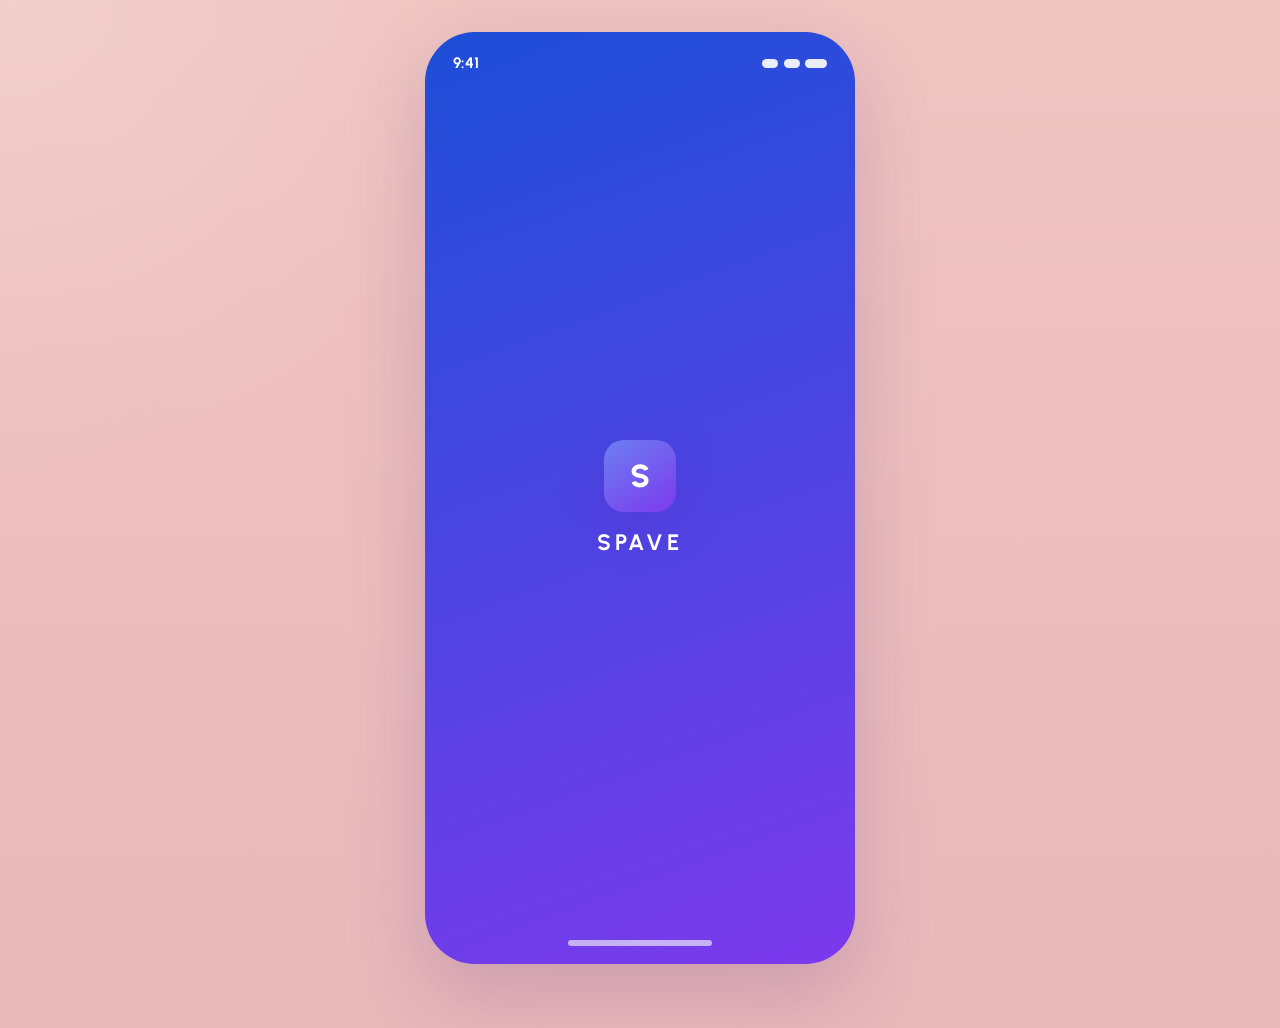
<file: index.html>
<!DOCTYPE html>
<html lang="en">
  <head>
    <meta charset="UTF-8" />
    <meta name="viewport" content="width=device-width, initial-scale=1.0" />
    <title>SPAVE Onboarding - Splash</title>
    <link rel="preconnect" href="https://fonts.googleapis.com" />
    <link rel="preconnect" href="https://fonts.gstatic.com" crossorigin />
    <link
      href="https://fonts.googleapis.com/css2?family=Urbanist:wght@400;500;600;700;800;900&display=swap"
      rel="stylesheet"
    />
    <link rel="stylesheet" href="styles.css" />
    <script src="index.js" defer></script>
  </head>
  <body>
    <main class="flow">
      <section class="screen screen--splash" id="splash">
        <div class="phone">
          <div class="status-bar">
            <span>9:41</span>
            <div class="status-icons">
              <span></span>
              <span></span>
              <span></span>
            </div>
          </div>
          <div class="logo-lockup">
            <div class="logo-badge">S</div>
            <h1>SPAVE</h1>
          </div>
          <div class="bottom-hint">
            <div class="home-indicator"></div>
          </div>
        </div>
      </section>
    </main>
  </body>
</html>
</file>
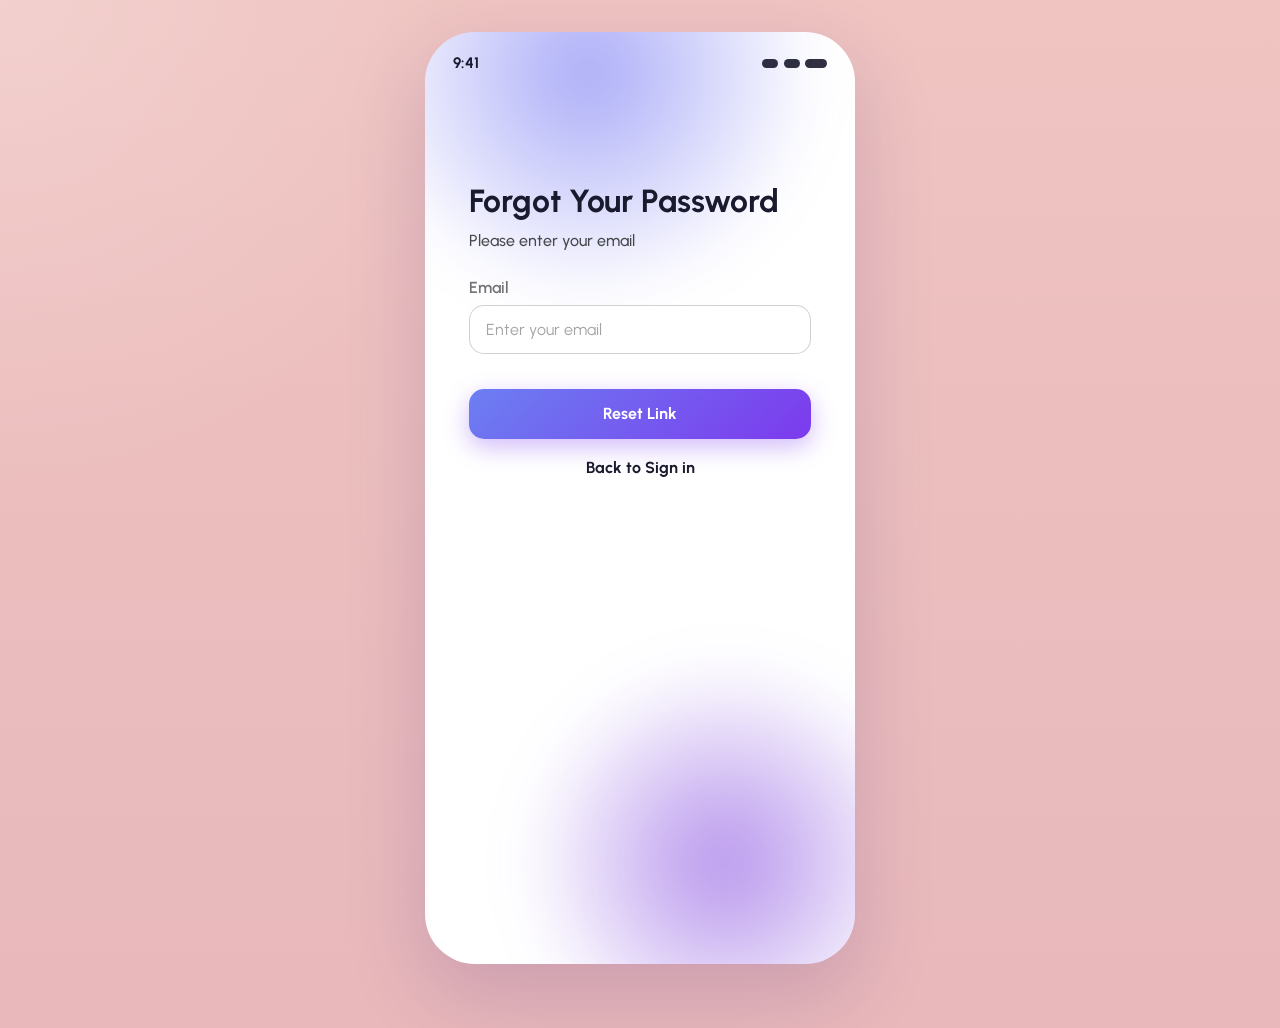
<file: forgot.html>
<!DOCTYPE html>
<html lang="en">
  <head>
    <meta charset="UTF-8" />
    <meta name="viewport" content="width=device-width, initial-scale=1.0" />
    <title>SPAVE Onboarding - Forgot Password</title>
    <link rel="preconnect" href="https://fonts.googleapis.com" />
    <link rel="preconnect" href="https://fonts.gstatic.com" crossorigin />
    <link
      href="https://fonts.googleapis.com/css2?family=Urbanist:wght@400;500;600;700;800;900&display=swap"
      rel="stylesheet"
    />
    <link rel="stylesheet" href="styles.css" />
    <script src="forgot.js" defer></script>
  </head>
  <body>
    <main class="flow">
      <section class="screen screen--auth screen--forgot" id="forgot">
        <div class="phone phone--light">
          <div class="status-bar">
            <span>9:41</span>
            <div class="status-icons">
              <span></span>
              <span></span>
              <span></span>
            </div>
          </div>

          <form class="auth-form auth-form--signin">
            <h3>Forgot Your Password</h3>
            <p class="auth-subtitle">Please enter your email</p>

            <label>
              <span>Email</span>
              <input type="email" placeholder="Enter your email" />
            </label>

            <button class="primary-submit" type="button">Reset Link</button>

            <p class="auth-switch">
              <a href="signin.html">Back to Sign in</a>
            </p>
          </form>
        </div>
      </section>
    </main>
  </body>
</html>
</file>
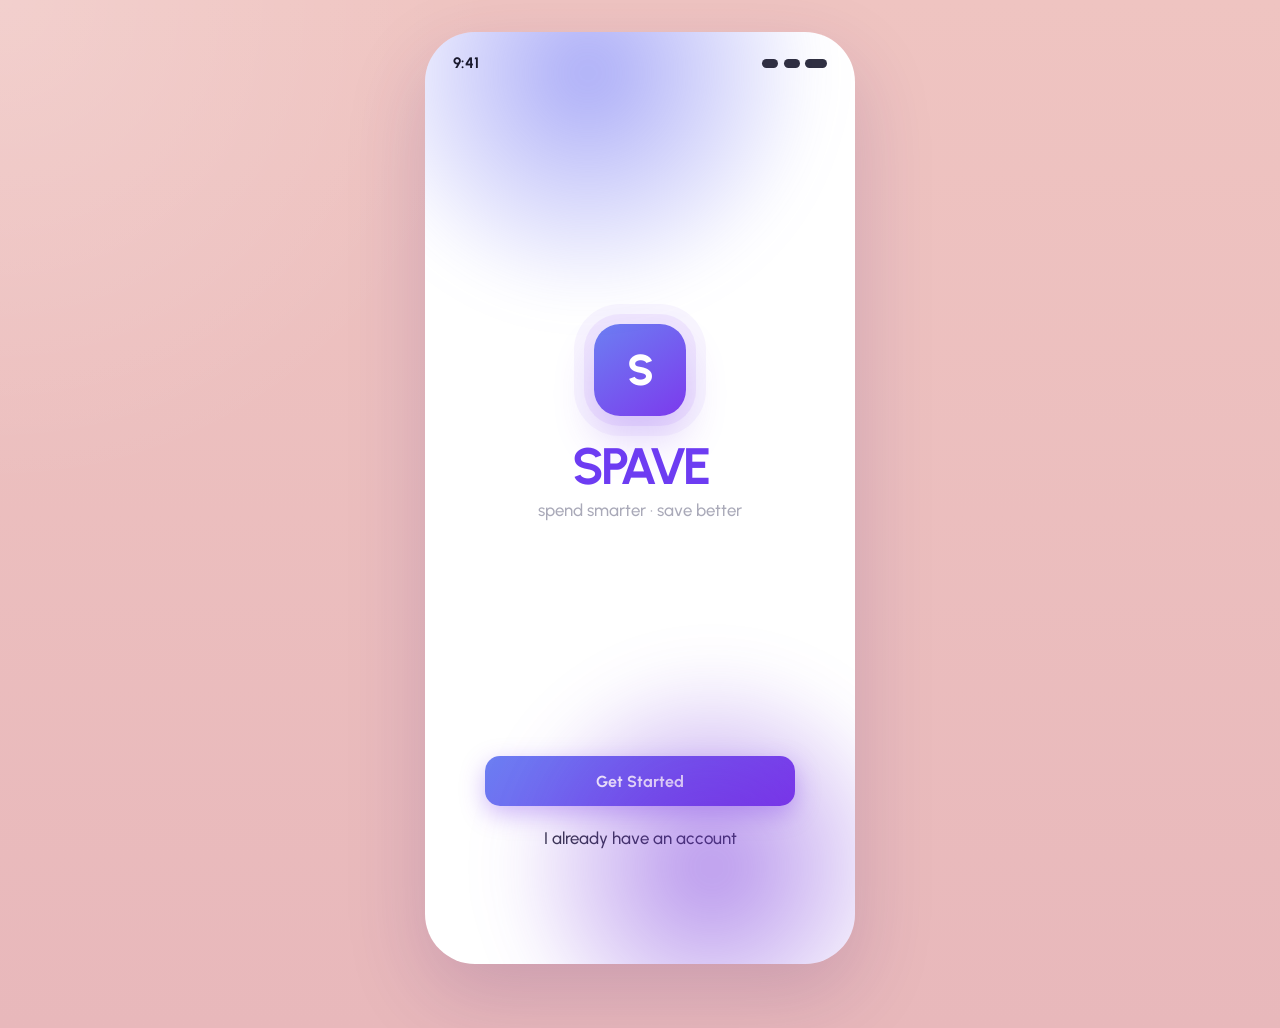
<file: getstarted.html>
<!DOCTYPE html>
<html lang="en">
  <head>
    <meta charset="UTF-8" />
    <meta name="viewport" content="width=device-width, initial-scale=1.0" />
    <title>SPAVE Onboarding - Get Started</title>
    <link rel="preconnect" href="https://fonts.googleapis.com" />
    <link rel="preconnect" href="https://fonts.gstatic.com" crossorigin />
    <link
      href="https://fonts.googleapis.com/css2?family=Urbanist:wght@400;500;600;700;800;900&display=swap"
      rel="stylesheet"
    />
    <link rel="stylesheet" href="styles.css" />
    <script src="getstarted.js" defer></script>
  </head>
  <body>
    <main class="flow">
      <section class="screen screen--start" id="start">
        <div class="phone phone--light phone--start">
          <div class="status-bar">
            <span>9:41</span>
            <div class="status-icons">
              <span></span>
              <span></span>
              <span></span>
            </div>
          </div>

          <div class="start-lockup">
            <div class="logo-badge logo-badge--start">S</div>
            <h2>SPAVE</h2>
            <p>spend smarter · save better</p>
          </div>

          <div class="start-actions">
            <a class="launch-button start-button" href="signup.html">Get Started</a>
            <a class="account-link" href="signin.html">I already have an account</a>
          </div>
        </div>
      </section>
    </main>
  </body>
</html>
</file>
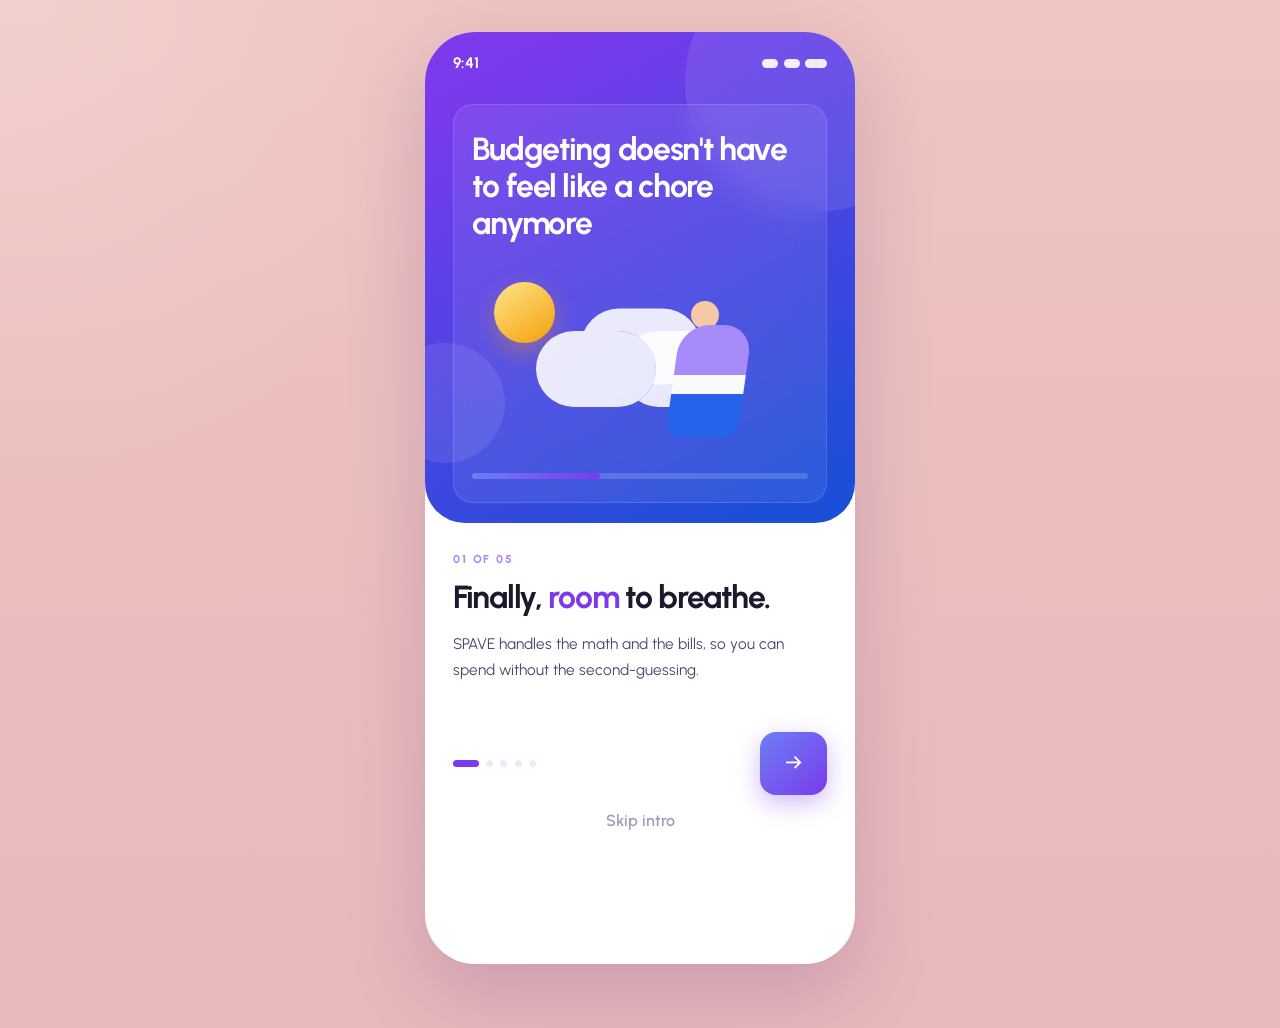
<file: intro1.html>
<!DOCTYPE html>
<html lang="en">
  <head>
    <meta charset="UTF-8" />
    <meta name="viewport" content="width=device-width, initial-scale=1.0" />
    <title>SPAVE Onboarding - Intro</title>
    <link rel="preconnect" href="https://fonts.googleapis.com" />
    <link rel="preconnect" href="https://fonts.gstatic.com" crossorigin />
    <link
      href="https://fonts.googleapis.com/css2?family=Urbanist:wght@400;500;600;700;800;900&display=swap"
      rel="stylesheet"
    />
    <link rel="stylesheet" href="styles.css" />
    <script src="intro1.js" defer></script>
  </head>
  <body>
    <main class="flow">
      <section class="screen screen--intro" id="step-1">
        <div class="phone">
          <div class="hero hero--gradient">
            <div class="status-bar status-bar--light">
              <span>9:41</span>
              <div class="status-icons">
                <span></span>
                <span></span>
                <span></span>
              </div>
            </div>
            <div class="hero-card hero-card--illustration">
              <h2>Budgeting doesn&apos;t have to feel like a chore anymore</h2>
              <div class="illustration illustration--cloud">
                <div class="coin"></div>
                <div class="cloud"></div>
                <div class="person">
                  <span class="head"></span>
                  <span class="body"></span>
                </div>
              </div>
              <div class="progress-bar progress-bar--hero">
                <span class="fill"></span>
              </div>
            </div>
          </div>

          <div class="content">
            <p class="eyebrow">01 of 05</p>
            <h3>Finally, <span>room</span> to breathe.</h3>
            <p class="body-copy">
              SPAVE handles the math and the bills, so you can spend without the
              second-guessing.
            </p>
            <div class="footer-row">
              <div class="dots">
                <span class="active wide"></span>
                <span></span>
                <span></span>
                <span></span>
                <span></span>
              </div>
              <a class="cta-button" href="intro2.html" aria-label="Next screen">→</a>
            </div>
            <a class="skip-link" href="signup.html">Skip intro</a>
          </div>
        </div>
      </section>
    </main>
  </body>
</html>
</file>
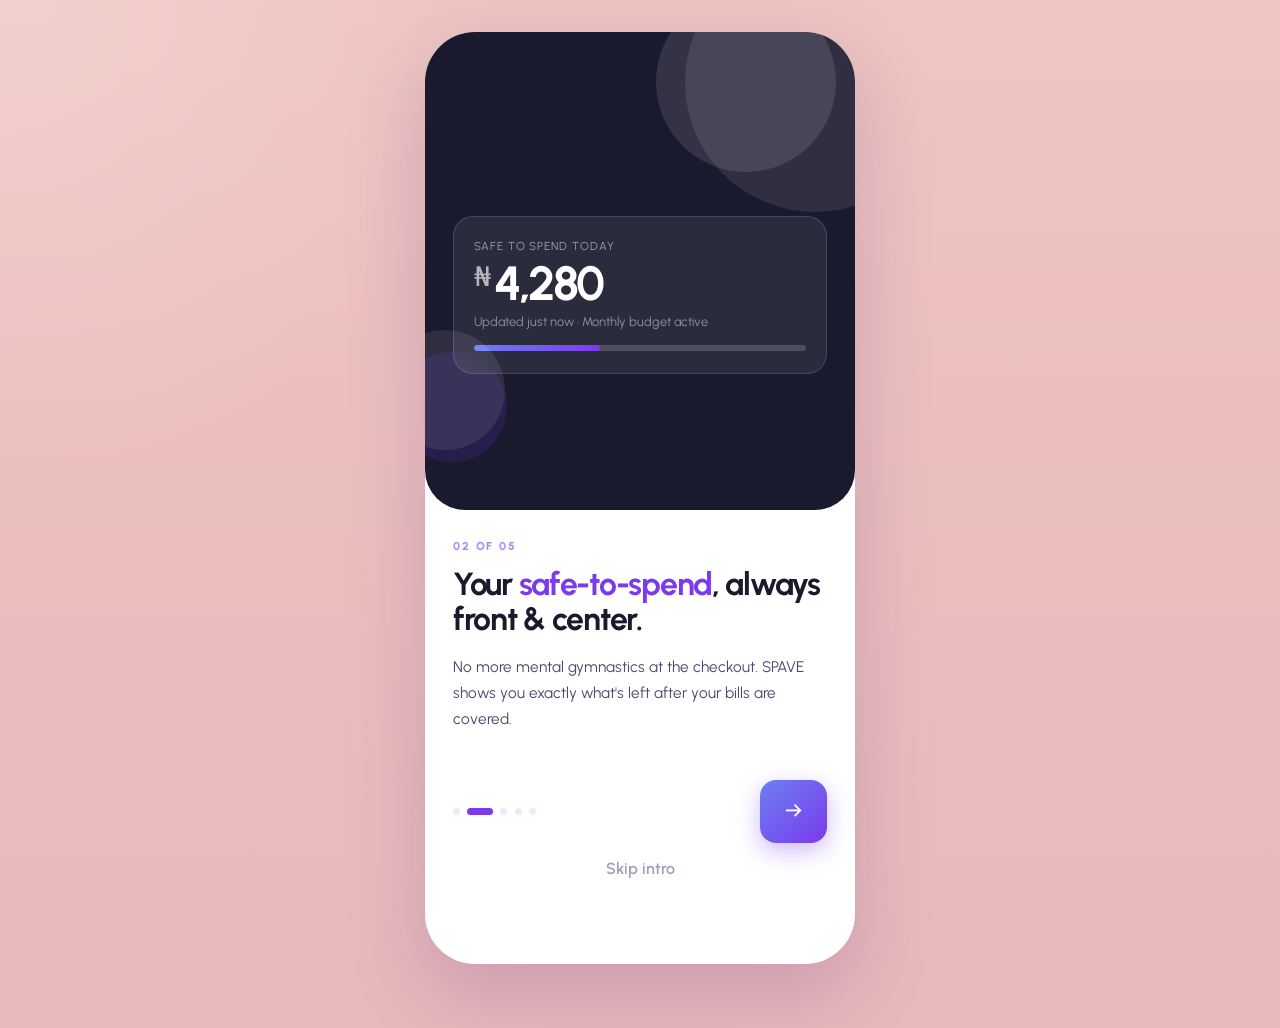
<file: intro2.html>
<!DOCTYPE html>
<html lang="en">
  <head>
    <meta charset="UTF-8" />
    <meta name="viewport" content="width=device-width, initial-scale=1.0" />
    <title>SPAVE Onboarding - Budget</title>
    <link rel="preconnect" href="https://fonts.googleapis.com" />
    <link rel="preconnect" href="https://fonts.gstatic.com" crossorigin />
    <link
      href="https://fonts.googleapis.com/css2?family=Urbanist:wght@400;500;600;700;800;900&display=swap"
      rel="stylesheet"
    />
    <link rel="stylesheet" href="styles.css" />
    <script src="intro2.js" defer></script>
  </head>
  <body>
    <main class="flow">
      <section class="screen screen--budget" id="step-2">
        <div class="phone">
          <div class="hero hero--ink">
            <div class="orb orb--top"></div>
            <div class="orb orb--left"></div>
            <div class="hero-card hero-card--budget">
              <p class="mini-label">Safe to spend today</p>
              <div class="money-row">
                <span class="currency">₦</span>
                <strong>4,280</strong>
              </div>
              <p class="mini-copy">Updated just now · Monthly budget active</p>
              <div class="progress-bar">
                <span class="fill"></span>
              </div>
            </div>
          </div>

          <div class="content">
            <p class="eyebrow">02 of 05</p>
            <h3>Your <span>safe-to-spend</span>, always front &amp; center.</h3>
            <p class="body-copy">
              No more mental gymnastics at the checkout. SPAVE shows you exactly
              what&apos;s left after your bills are covered.
            </p>
            <div class="footer-row">
              <div class="dots">
                <span></span>
                <span class="active wide"></span>
                <span></span>
                <span></span>
                <span></span>
              </div>
              <a class="cta-button" href="intro3.html" aria-label="Next screen">→</a>
            </div>
            <a class="skip-link" href="signup.html">Skip intro</a>
          </div>
        </div>
      </section>
    </main>
  </body>
</html>
</file>
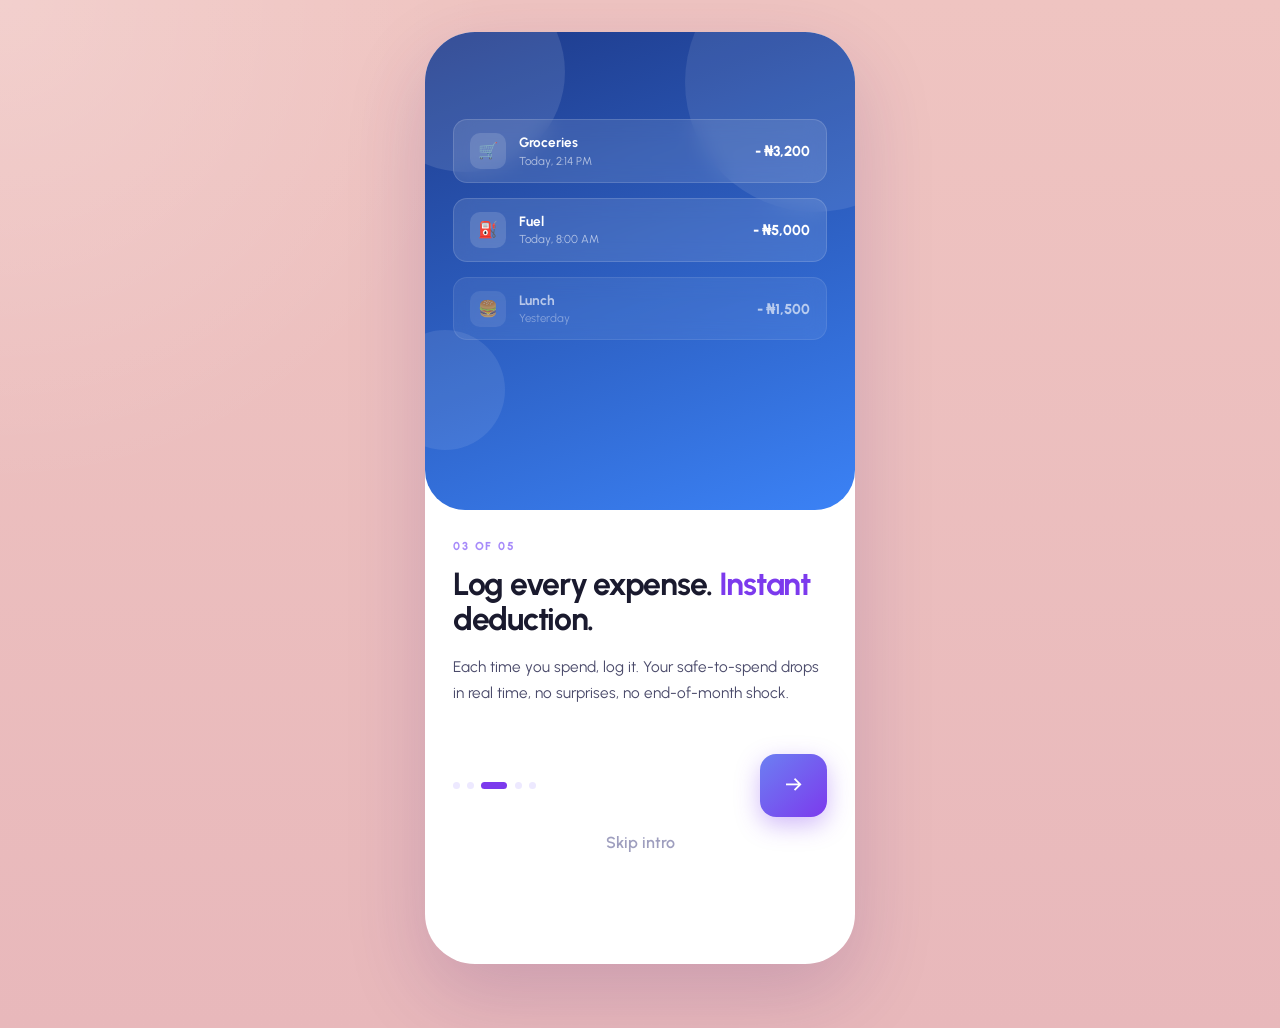
<file: intro3.html>
<!DOCTYPE html>
<html lang="en">
  <head>
    <meta charset="UTF-8" />
    <meta name="viewport" content="width=device-width, initial-scale=1.0" />
    <title>SPAVE Onboarding - Expenses</title>
    <link rel="preconnect" href="https://fonts.googleapis.com" />
    <link rel="preconnect" href="https://fonts.gstatic.com" crossorigin />
    <link
      href="https://fonts.googleapis.com/css2?family=Urbanist:wght@400;500;600;700;800;900&display=swap"
      rel="stylesheet"
    />
    <link rel="stylesheet" href="styles.css" />
    <script src="intro3.js" defer></script>
  </head>
  <body>
    <main class="flow">
      <section class="screen screen--expenses" id="step-3">
        <div class="phone">
          <div class="hero hero--blue">
            <div class="bubble bubble--top-left"></div>
            <div class="expense-card">
              <div class="expense-icon">🛒</div>
              <div class="expense-copy">
                <strong>Groceries</strong>
                <span>Today, 2:14 PM</span>
              </div>
              <em>- ₦3,200</em>
            </div>
            <div class="expense-card">
              <div class="expense-icon">⛽</div>
              <div class="expense-copy">
                <strong>Fuel</strong>
                <span>Today, 8:00 AM</span>
              </div>
              <em>- ₦5,000</em>
            </div>
            <div class="expense-card expense-card--muted">
              <div class="expense-icon">🍔</div>
              <div class="expense-copy">
                <strong>Lunch</strong>
                <span>Yesterday</span>
              </div>
              <em>- ₦1,500</em>
            </div>
          </div>

          <div class="content">
            <p class="eyebrow">03 of 05</p>
            <h3>Log every expense. <span>Instant</span> deduction.</h3>
            <p class="body-copy">
              Each time you spend, log it. Your safe-to-spend drops in real
              time, no surprises, no end-of-month shock.
            </p>
            <div class="footer-row">
              <div class="dots">
                <span></span>
                <span></span>
                <span class="active wide"></span>
                <span></span>
                <span></span>
              </div>
              <a class="cta-button" href="intro4.html" aria-label="Next screen">→</a>
            </div>
            <a class="skip-link" href="signup.html">Skip intro</a>
          </div>
        </div>
      </section>
    </main>
  </body>
</html>
</file>
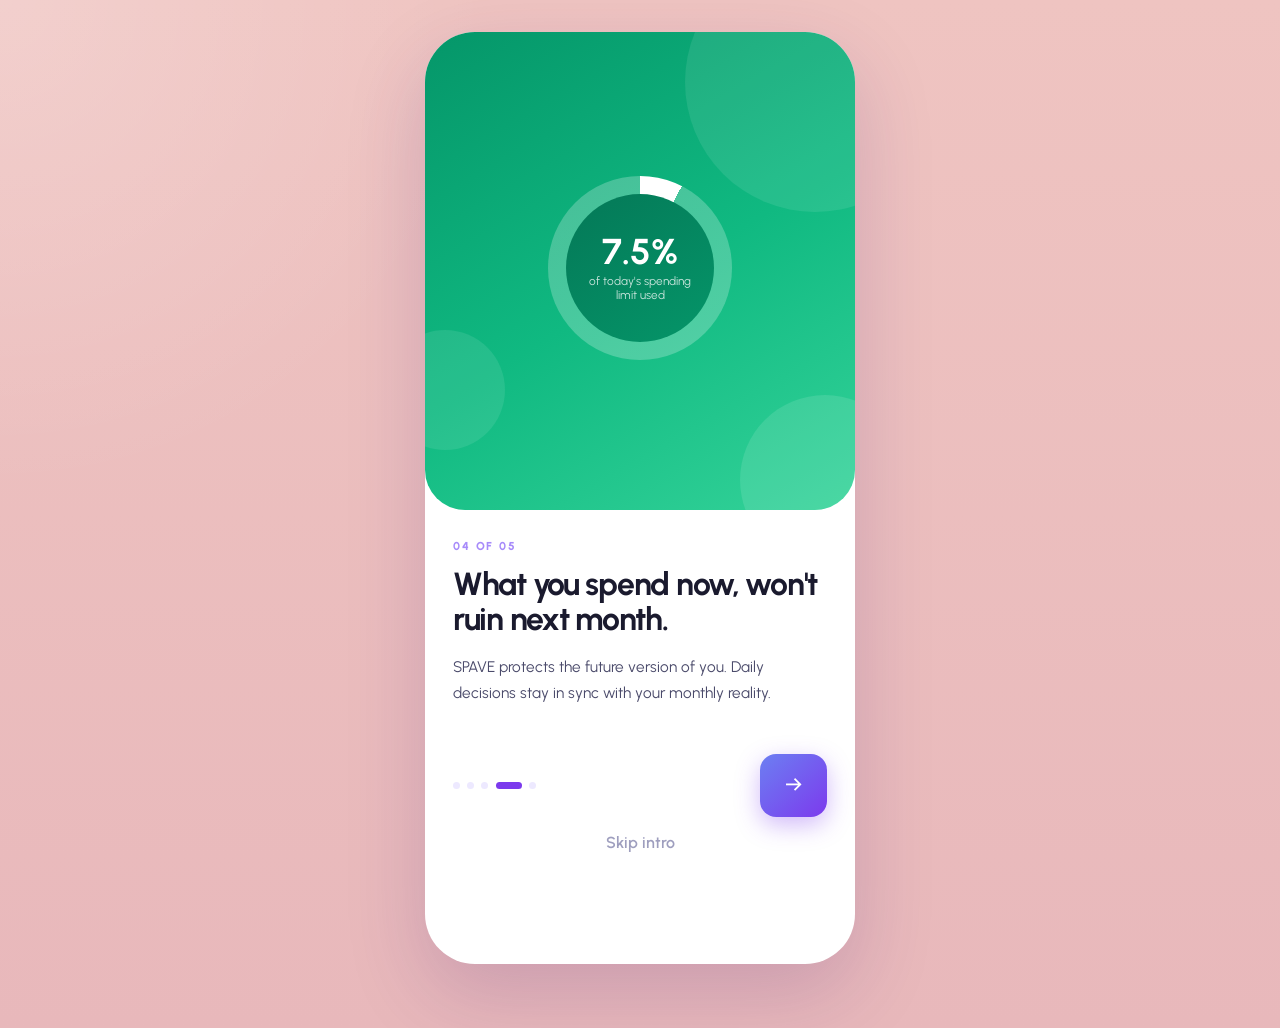
<file: intro4.html>
<!DOCTYPE html>
<html lang="en">
  <head>
    <meta charset="UTF-8" />
    <meta name="viewport" content="width=device-width, initial-scale=1.0" />
    <title>SPAVE Onboarding - Progress</title>
    <link rel="preconnect" href="https://fonts.googleapis.com" />
    <link rel="preconnect" href="https://fonts.gstatic.com" crossorigin />
    <link
      href="https://fonts.googleapis.com/css2?family=Urbanist:wght@400;500;600;700;800;900&display=swap"
      rel="stylesheet"
    />
    <link rel="stylesheet" href="styles.css" />
    <script src="intro4.js" defer></script>
  </head>
  <body>
    <main class="flow">
      <section class="screen screen--progress" id="step-4">
        <div class="phone">
          <div class="hero hero--emerald">
            <div class="progress-ring">
              <div class="progress-ring__inner">
                <strong>7.5%</strong>
                <span>of today&apos;s spending limit used</span>
              </div>
            </div>
            <div class="corner corner--bottom"></div>
          </div>

          <div class="content">
            <p class="eyebrow">04 of 05</p>
            <h3>What you spend now, won&apos;t ruin next month.</h3>
            <p class="body-copy">
              SPAVE protects the future version of you. Daily decisions stay in
              sync with your monthly reality.
            </p>
            <div class="footer-row">
              <div class="dots">
                <span></span>
                <span></span>
                <span></span>
                <span class="active wide"></span>
                <span></span>
              </div>
              <a class="cta-button" href="intro5.html" aria-label="Next screen">→</a>
            </div>
            <a class="skip-link" href="signup.html">Skip intro</a>
          </div>
        </div>
      </section>
    </main>
  </body>
</html>
</file>
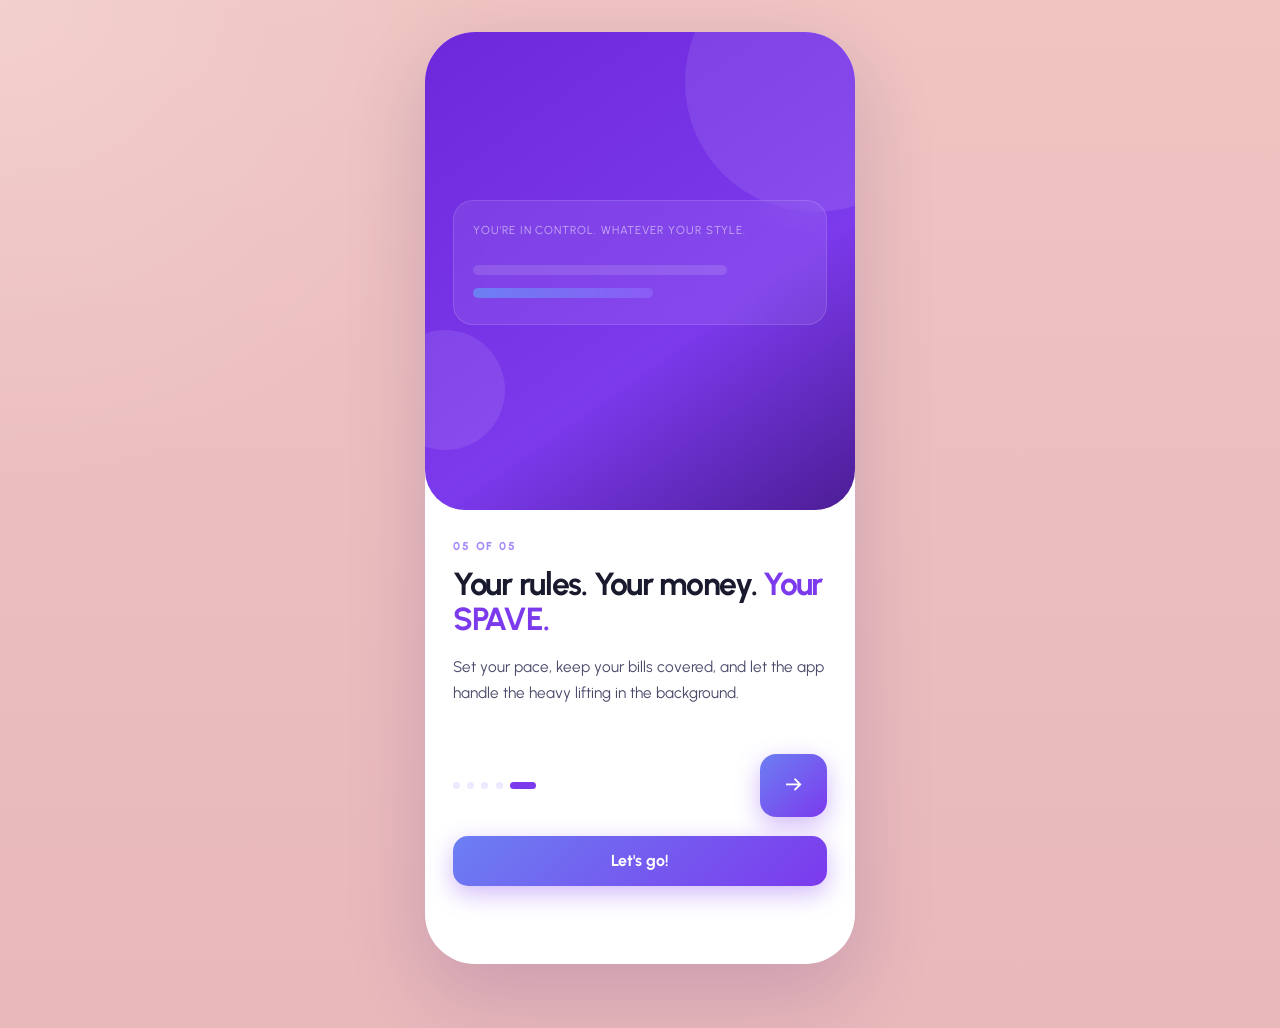
<file: intro5.html>
<!DOCTYPE html>
<html lang="en">
  <head>
    <meta charset="UTF-8" />
    <meta name="viewport" content="width=device-width, initial-scale=1.0" />
    <title>SPAVE Onboarding - Wrap</title>
    <link rel="preconnect" href="https://fonts.googleapis.com" />
    <link rel="preconnect" href="https://fonts.gstatic.com" crossorigin />
    <link
      href="https://fonts.googleapis.com/css2?family=Urbanist:wght@400;500;600;700;800;900&display=swap"
      rel="stylesheet"
    />
    <link rel="stylesheet" href="styles.css" />
    <script src="intro5.js" defer></script>
  </head>
  <body>
    <main class="flow">
      <section class="screen screen--wrap" id="step-5">
        <div class="phone">
          <div class="hero hero--violet">
            <div class="hero-card hero-card--summary">
              <p class="mini-label">You&apos;re in control. Whatever your style.</p>
              <div class="summary-lines">
                <span></span>
                <span></span>
              </div>
            </div>
          </div>

          <div class="content">
            <p class="eyebrow">05 of 05</p>
            <h3>Your rules. Your money. <span>Your SPAVE.</span></h3>
            <p class="body-copy">
              Set your pace, keep your bills covered, and let the app handle the
              heavy lifting in the background.
            </p>
            <div class="footer-row">
              <div class="dots">
                <span></span>
                <span></span>
                <span></span>
                <span></span>
                <span class="active wide"></span>
              </div>
              <a class="cta-button" href="getstarted.html">→</a>
            </div>
            <a class="launch-button" href="getstarted.html">Let&apos;s go!</a>
          </div>
        </div>
      </section>
    </main>
  </body>
</html>
</file>
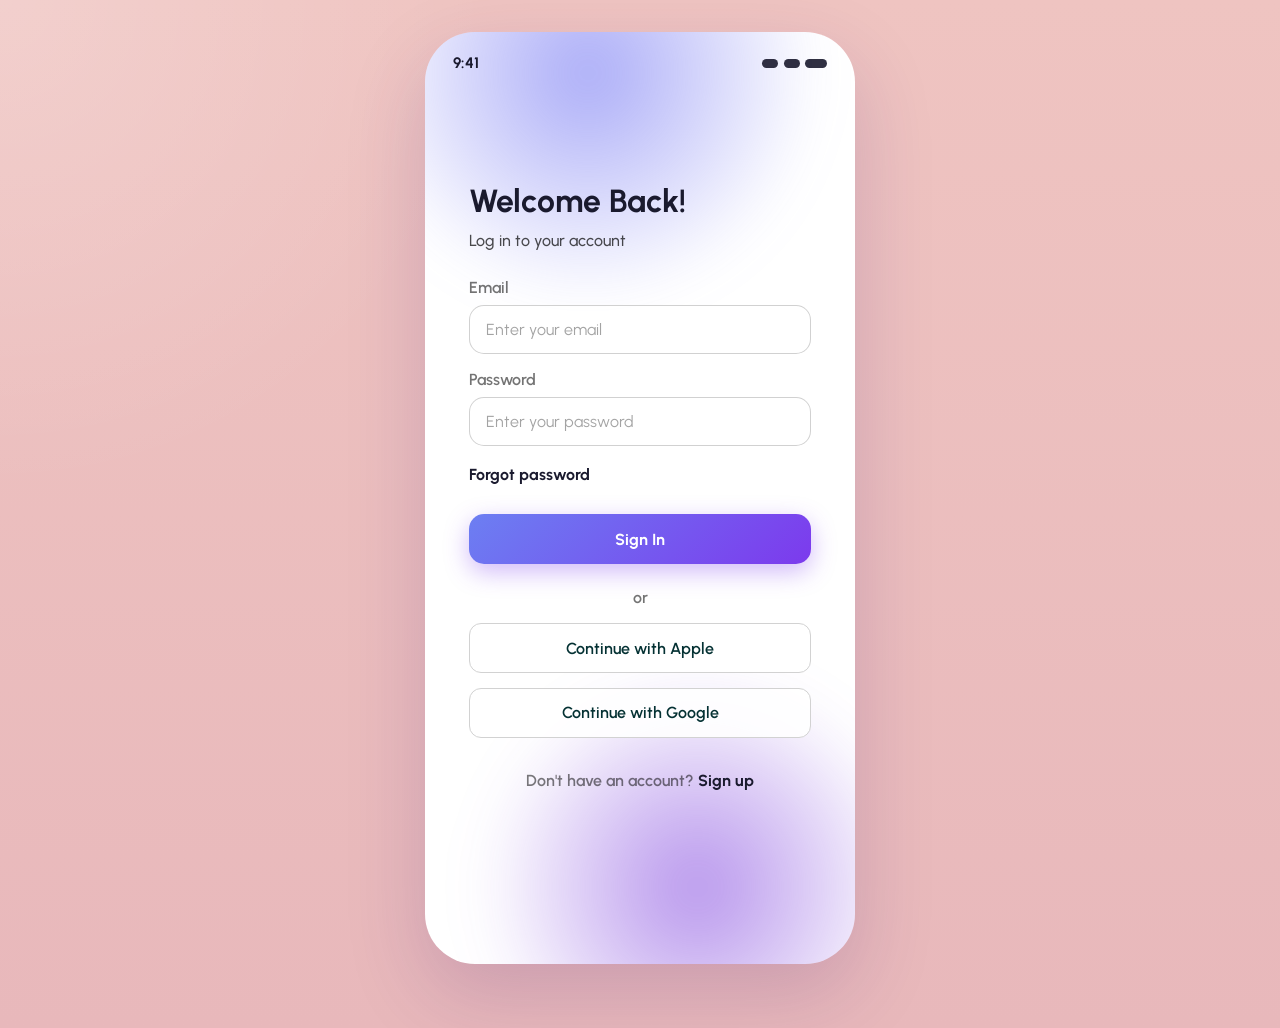
<file: signin.html>
<!DOCTYPE html>
<html lang="en">
  <head>
    <meta charset="UTF-8" />
    <meta name="viewport" content="width=device-width, initial-scale=1.0" />
    <title>SPAVE Onboarding - Signin</title>
    <link rel="preconnect" href="https://fonts.googleapis.com" />
    <link rel="preconnect" href="https://fonts.gstatic.com" crossorigin />
    <link
      href="https://fonts.googleapis.com/css2?family=Urbanist:wght@400;500;600;700;800;900&display=swap"
      rel="stylesheet"
    />
    <link rel="stylesheet" href="styles.css" />
    <script src="signin.js" defer></script>
  </head>
  <body>
    <main class="flow">
      <section class="screen screen--auth screen--signin" id="signin">
        <div class="phone phone--light">
          <div class="status-bar">
            <span>9:41</span>
            <div class="status-icons">
              <span></span>
              <span></span>
              <span></span>
            </div>
          </div>

          <form class="auth-form auth-form--signin">
            <h3>Welcome Back!</h3>
            <p class="auth-subtitle">Log in to your account</p>

            <label>
              <span>Email</span>
              <input type="email" placeholder="Enter your email" />
            </label>

            <label>
              <span>Password</span>
              <input type="password" placeholder="Enter your password" />
            </label>

            <a class="text-link" href="forgot.html">Forgot password</a>
            <button class="primary-submit" type="button">Sign In</button>

            <p class="or-divider">or</p>
            <button class="social-button" type="button">Continue with Apple</button>
            <button class="social-button" type="button">Continue with Google</button>

            <p class="auth-switch">
              Don&apos;t have an account? <a href="signup.html">Sign up</a>
            </p>
          </form>
        </div>
      </section>
    </main>
  </body>
</html>
</file>
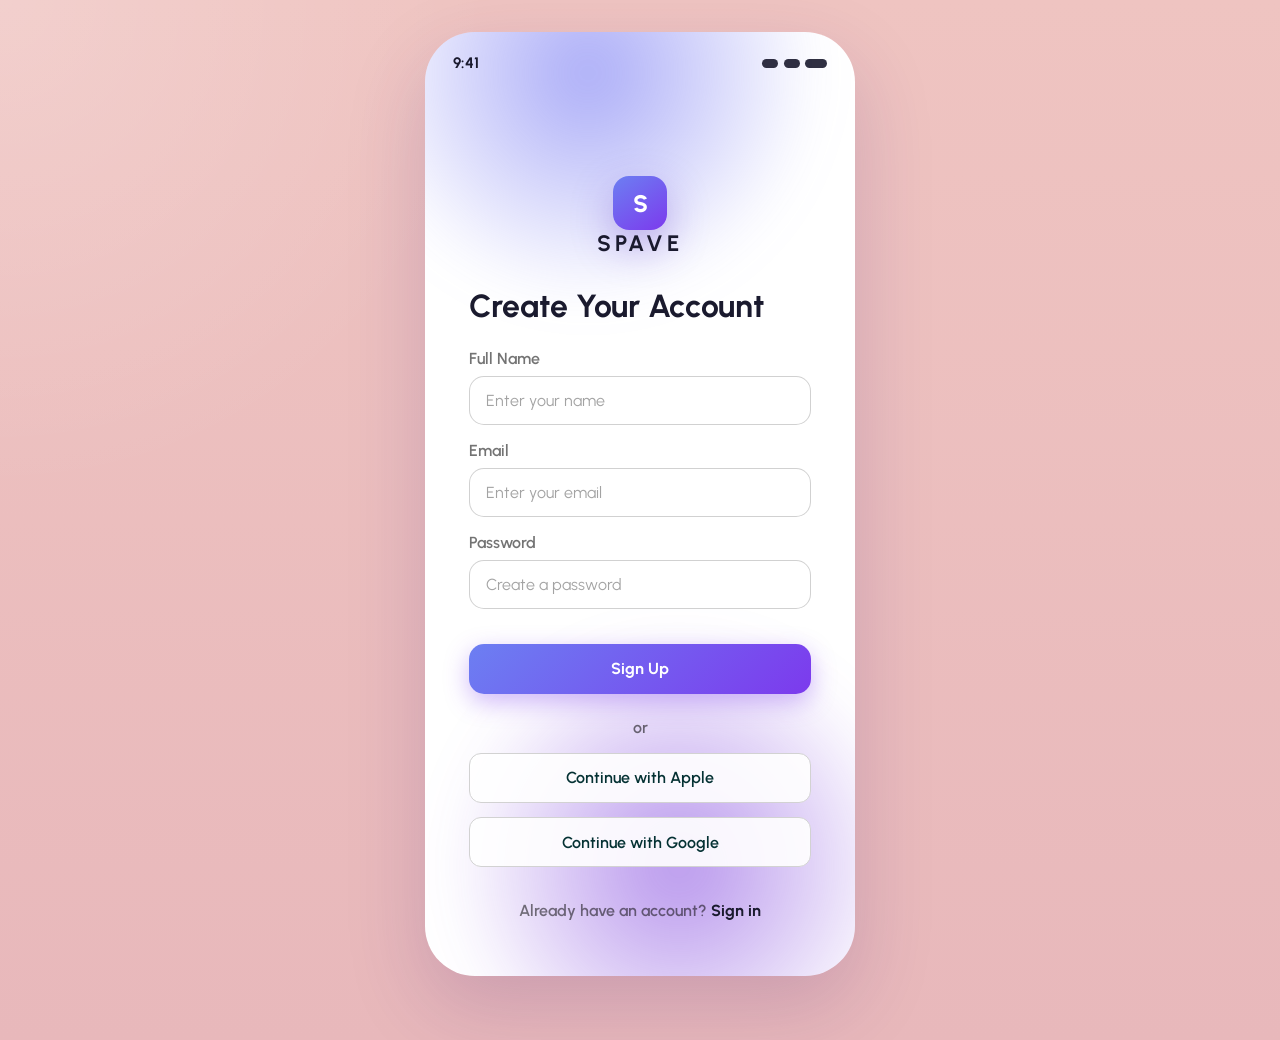
<file: signup.html>
<!DOCTYPE html>
<html lang="en">
  <head>
    <meta charset="UTF-8" />
    <meta name="viewport" content="width=device-width, initial-scale=1.0" />
    <title>SPAVE Onboarding - Signup</title>
    <link rel="preconnect" href="https://fonts.googleapis.com" />
    <link rel="preconnect" href="https://fonts.gstatic.com" crossorigin />
    <link
      href="https://fonts.googleapis.com/css2?family=Urbanist:wght@400;500;600;700;800;900&display=swap"
      rel="stylesheet"
    />
    <link rel="stylesheet" href="styles.css" />
    <script src="signup.js" defer></script>
  </head>
  <body>
    <main class="flow">
      <section class="screen screen--auth" id="signup">
        <div class="phone phone--light">
          <div class="status-bar">
            <span>9:41</span>
            <div class="status-icons">
              <span></span>
              <span></span>
              <span></span>
            </div>
          </div>

          <div class="auth-header">
            <div class="logo-badge logo-badge--small">S</div>
            <h2>SPAVE</h2>
          </div>

          <form class="auth-form">
            <h3>Create Your Account</h3>

            <label>
              <span>Full Name</span>
              <input type="text" placeholder="Enter your name" />
            </label>

            <label>
              <span>Email</span>
              <input type="email" placeholder="Enter your email" />
            </label>

            <label>
              <span>Password</span>
              <input type="password" placeholder="Create a password" />
            </label>

            <button class="primary-submit" type="button">Sign Up</button>

            <p class="or-divider">or</p>

            <button class="social-button" type="button">Continue with Apple</button>
            <button class="social-button" type="button">Continue with Google</button>

            <p class="auth-switch">
              Already have an account? <a href="signin.html">Sign in</a>
            </p>
          </form>
        </div>
      </section>
    </main>
  </body>
</html>
</file>
<file: styles.css>
:root {
  --bg: #efc4c1;
  --ink: #1a1a2e;
  --muted: #4b4b6b;
  --soft: #9e9ebe;
  --purple: #7c3aed;
  --purple-2: #6c7ff2;
  --purple-3: #ede9ff;
  --blue: #1d4ed8;
  --deep: #15152b;
  --card: rgba(255, 255, 255, 0.08);
  --white: #ffffff;
  --shadow: 0 30px 80px rgba(67, 25, 117, 0.18);
}

* {
  box-sizing: border-box;
}

html {
  scroll-behavior: smooth;
}

body {
  margin: 0;
  font-family: "Urbanist", sans-serif;
  background:
    radial-gradient(circle at top left, rgba(255, 255, 255, 0.2), transparent 30%),
    linear-gradient(180deg, #efc4c1 0%, #e8b8bb 100%);
  color: var(--ink);
  transition: opacity 0.15s ease-out;
}

a,
button,
input {
  font: inherit;
}

.flow {
  display: grid;
  gap: 2.25rem;
  justify-items: center;
  padding: 2rem 1rem 4rem;
}

.screen {
  width: 100%;
  display: grid;
  place-items: center;
}

.phone {
  position: relative;
  width: min(100%, 430px);
  min-height: 932px;
  background: var(--white);
  border-radius: 50px;
  overflow: hidden;
  box-shadow: var(--shadow);
}

.phone--light {
  background: #fff;
  isolation: isolate;
}

.phone--light::before,
.phone--light::after {
  content: "";
  position: absolute;
  pointer-events: none;
  border-radius: 50%;
  z-index: 0;
}

.phone--light::before {
  top: -199px;
  left: -77px;
  width: 480px;
  height: 480px;
  filter: blur(25px);
  background: radial-gradient(
    circle,
    rgba(99, 102, 241, 0.55) 0%,
    rgba(99, 102, 241, 0) 68%
  );
}

.phone--light::after {
  right: -65px;
  bottom: -126px;
  width: 482px;
  height: 472px;
  filter: blur(27.5px);
  background: radial-gradient(
    circle,
    rgba(109, 40, 217, 0.5) 0%,
    rgba(109, 40, 217, 0) 68%
  );
}

.phone--light > .status-bar,
.phone--light > .auth-header,
.phone--light > .auth-form {
  position: relative;
  z-index: 1;
}

.status-bar {
  position: absolute;
  top: 0;
  left: 0;
  right: 0;
  z-index: 3;
  display: flex;
  justify-content: space-between;
  align-items: center;
  padding: 1.4rem 1.75rem 0;
  font-size: 0.95rem;
  font-weight: 700;
  letter-spacing: 0.02em;
}

.status-bar--light {
  color: #fff;
}

.status-icons {
  display: flex;
  align-items: center;
  gap: 0.35rem;
}

.status-icons span {
  width: 1rem;
  height: 0.55rem;
  border-radius: 999px;
  background: currentColor;
  opacity: 0.9;
}

.status-icons span:last-child {
  width: 1.35rem;
}

.logo-lockup {
  min-height: 932px;
  display: grid;
  place-content: center;
  gap: 1.1rem;
  text-align: center;
}

.logo-badge {
  width: 72px;
  height: 72px;
  border-radius: 20px;
  display: grid;
  place-items: center;
  margin: 0 auto;
  color: var(--white);
  font-size: 2rem;
  font-weight: 800;
  background: linear-gradient(145deg, #6c7ff2 0%, #7c3aed 100%);
  box-shadow: 0 15px 40px rgba(88, 46, 197, 0.35);
}

.logo-badge--small {
  width: 54px;
  height: 54px;
  border-radius: 16px;
  font-size: 1.5rem;
}

.logo-badge--start {
  width: 92px;
  height: 92px;
  border-radius: 26px;
  font-size: 2.7rem;
  box-shadow:
    0 0 0 10px rgba(124, 58, 237, 0.08),
    0 0 0 20px rgba(124, 58, 237, 0.05),
    0 24px 40px rgba(124, 58, 237, 0.22);
}

.screen--splash .phone {
  background: linear-gradient(160deg, #1d4ed8 0%, #7c3aed 100%);
  color: var(--white);
}

.screen--splash h1,
.auth-header h2 {
  margin: 0;
  font-size: 1.4rem;
  letter-spacing: 0.25rem;
}

.bottom-hint {
  position: absolute;
  inset: auto 0 1.15rem;
  display: grid;
  place-items: center;
}

.home-indicator {
  width: 9rem;
  height: 0.35rem;
  border-radius: 999px;
  background: rgba(255, 255, 255, 0.6);
}

.hero {
  position: relative;
  min-height: 478px;
  padding: 4.5rem 1.75rem 1.25rem;
  border-bottom-left-radius: 40px;
  border-bottom-right-radius: 40px;
  overflow: hidden;
}

.hero--gradient {
  background: linear-gradient(151deg, #7c3aed 9%, #1d4ed8 91%);
}

.hero--ink {
  background: #1a1a2e;
}

.hero--blue {
  background: linear-gradient(160deg, #1e3a8a 0%, #3b82f6 100%);
}

.hero--emerald {
  background: linear-gradient(150deg, #059669 0%, #10b981 52%, #34d399 100%);
}

.hero--violet {
  background: linear-gradient(145deg, #6d28d9 0%, #7c3aed 62%, #4c1d95 100%);
}

.hero::before,
.hero::after {
  content: "";
  position: absolute;
  border-radius: 999px;
  background: rgba(255, 255, 255, 0.09);
}

.hero::before {
  width: 260px;
  height: 260px;
  top: -80px;
  right: -90px;
}

.hero::after {
  width: 120px;
  height: 120px;
  bottom: 60px;
  left: -40px;
}

.hero-card {
  position: relative;
  border-radius: 20px;
  border: 1px solid rgba(255, 255, 255, 0.13);
  background: var(--card);
  backdrop-filter: blur(14px);
  color: var(--white);
}

.hero-card--illustration {
  min-height: 399px;
  padding: 1.65rem 1.15rem;
}

.hero-card--illustration h2 {
  margin: 0;
  font-size: 2rem;
  line-height: 1.15;
  letter-spacing: -0.04em;
}

.illustration {
  position: relative;
  margin: 1.5rem auto 0;
  width: 304px;
  height: 192px;
}

.cloud {
  position: absolute;
  left: 3rem;
  top: 4.1rem;
  width: 7.5rem;
  height: 4.7rem;
  border-radius: 999px;
  background: rgba(255, 255, 255, 0.88);
  box-shadow:
    2.8rem -1.4rem 0 0 rgba(255, 255, 255, 0.88),
    5.3rem 0 0 0 rgba(255, 255, 255, 0.88);
}

.coin {
  position: absolute;
  left: 0.4rem;
  top: 1rem;
  width: 3.8rem;
  height: 3.8rem;
  border-radius: 50%;
  background: linear-gradient(145deg, #fde68a, #f59e0b);
  box-shadow: 0 10px 24px rgba(245, 158, 11, 0.35);
}

.person {
  position: absolute;
  right: 1.8rem;
  bottom: 0;
  width: 6.8rem;
  height: 9.8rem;
}

.person .head {
  position: absolute;
  top: 0;
  left: 2.3rem;
  width: 1.75rem;
  height: 1.75rem;
  border-radius: 50%;
  background: #f7c8a5;
}

.person .body {
  position: absolute;
  left: 1.15rem;
  top: 1.5rem;
  width: 4.5rem;
  height: 7rem;
  border-radius: 1.8rem 1.8rem 1rem 1rem;
  background:
    linear-gradient(180deg, #a78bfa 0 45%, #f8fafc 45% 62%, #2563eb 62% 100%);
  transform: skew(-8deg);
}

.progress-bar {
  position: relative;
  margin-top: 1rem;
  width: 100%;
  height: 6px;
  border-radius: 999px;
  background: rgba(255, 255, 255, 0.16);
  overflow: hidden;
}

.progress-bar .fill {
  display: block;
  height: 100%;
  width: 38%;
  border-radius: inherit;
  background: linear-gradient(90deg, #6c7ff2 0%, #7c3aed 100%);
}

.progress-bar--hero {
  position: absolute;
  inset: auto 1.1rem 1.45rem;
  width: auto;
}

.hero-card--budget {
  margin-top: 7rem;
  padding: 1.35rem 1.25rem;
}

.mini-label {
  margin: 0 0 0.55rem;
  font-size: 0.72rem;
  text-transform: uppercase;
  letter-spacing: 0.08em;
  color: rgba(255, 255, 255, 0.55);
}

.mini-copy {
  margin: 0.45rem 0 0;
  font-size: 0.8rem;
  color: rgba(255, 255, 255, 0.48);
}

.money-row {
  display: flex;
  align-items: flex-start;
  gap: 0.2rem;
}

.money-row .currency {
  font-size: 1.7rem;
  opacity: 0.65;
  line-height: 1.2;
}

.money-row strong {
  font-size: 3rem;
  line-height: 0.95;
  letter-spacing: -0.06em;
}

.orb,
.bubble,
.corner {
  position: absolute;
  border-radius: 50%;
  background: rgba(255, 255, 255, 0.11);
}

.orb--top {
  width: 180px;
  height: 180px;
  top: -40px;
  right: 1.2rem;
}

.orb--left {
  width: 110px;
  height: 110px;
  bottom: 3rem;
  left: -1.75rem;
  background: rgba(124, 58, 237, 0.15);
}

.bubble--top-left {
  width: 200px;
  height: 200px;
  top: -60px;
  left: -60px;
}

.expense-card {
  display: grid;
  grid-template-columns: 36px 1fr auto;
  align-items: center;
  gap: 0.8rem;
  margin-top: 0.95rem;
  padding: 0.8rem 1rem;
  border-radius: 14px;
  border: 1px solid rgba(255, 255, 255, 0.14);
  background: rgba(255, 255, 255, 0.11);
  backdrop-filter: blur(10px);
  color: var(--white);
}

.expense-card:first-of-type {
  margin-top: 9.6rem;
}

.expense-card--muted {
  opacity: 0.66;
}

.expense-icon {
  width: 36px;
  height: 36px;
  display: grid;
  place-items: center;
  border-radius: 10px;
  background: rgba(255, 255, 255, 0.14);
}

.expense-copy {
  display: grid;
  gap: 0.2rem;
}

.expense-copy strong {
  font-size: 0.85rem;
}

.expense-copy span {
  font-size: 0.72rem;
  color: rgba(255, 255, 255, 0.6);
}

.expense-card em {
  font-style: normal;
  font-size: 0.9rem;
  font-weight: 800;
}

.progress-ring {
  width: 184px;
  height: 184px;
  margin: 4.5rem auto 0;
  padding: 18px;
  border-radius: 50%;
  background:
    conic-gradient(#ffffff 0 27deg, rgba(255, 255, 255, 0.24) 27deg 360deg);
}

.progress-ring__inner {
  width: 100%;
  height: 100%;
  display: grid;
  place-content: center;
  gap: 0.3rem;
  text-align: center;
  border-radius: 50%;
  color: var(--white);
  background: linear-gradient(145deg, #047857 0%, #059669 100%);
}

.progress-ring__inner strong {
  font-size: 2.25rem;
  line-height: 1;
}

.progress-ring__inner span {
  width: 7.5rem;
  margin: 0 auto;
  font-size: 0.74rem;
  color: rgba(255, 255, 255, 0.78);
}

.corner--bottom {
  width: 170px;
  height: 170px;
  right: -55px;
  bottom: -55px;
}

.hero-card--summary {
  margin-top: 6rem;
  padding: 1.35rem 1.2rem 1.6rem;
}

.summary-lines {
  margin-top: 1.8rem;
  display: grid;
  gap: 0.8rem;
}

.summary-lines span {
  display: block;
  height: 10px;
  border-radius: 999px;
  background: rgba(255, 255, 255, 0.12);
}

.summary-lines span:first-child {
  width: 76%;
}

.summary-lines span:last-child {
  width: 54%;
  background: linear-gradient(90deg, #6c7ff2 0%, #8b5cf6 100%);
}

.content {
  padding: 1.8rem 1.75rem 2rem;
}

.eyebrow {
  margin: 0;
  font-size: 0.72rem;
  font-weight: 800;
  text-transform: uppercase;
  letter-spacing: 0.16em;
  color: #a78bfa;
}

.content h3 {
  margin: 0.9rem 0 0;
  font-size: 2rem;
  line-height: 1.1;
  letter-spacing: -0.04em;
}

.content h3 span {
  color: var(--purple);
}

.body-copy {
  margin: 1rem 0 0;
  font-size: 0.96rem;
  line-height: 1.7;
  color: var(--muted);
}

.footer-row {
  margin-top: 3rem;
  display: flex;
  align-items: center;
  justify-content: space-between;
}

.dots {
  display: flex;
  align-items: center;
  gap: 0.45rem;
}

.dots span {
  width: 7px;
  height: 7px;
  border-radius: 999px;
  background: var(--purple-3);
}

.dots .active {
  background: var(--purple);
}

.dots .wide {
  width: 26px;
}

.cta-button,
.launch-button,
.primary-submit {
  display: inline-flex;
  align-items: center;
  justify-content: center;
  border: 0;
  text-decoration: none;
  color: var(--white);
  background: linear-gradient(137deg, #6c7ff2 0%, #7c3aed 100%);
  box-shadow: 0 8px 24px rgba(124, 58, 237, 0.35);
}

.cta-button {
  width: 67px;
  height: 63px;
  border-radius: 16px;
  font-size: 1.6rem;
}

.skip-link {
  display: block;
  margin-top: 1rem;
  text-align: center;
  text-decoration: none;
  color: var(--soft);
  font-weight: 600;
}

.launch-button,
.primary-submit {
  width: 100%;
  height: 50px;
  border-radius: 15px;
  margin-top: 1.2rem;
  font-weight: 700;
}

.auth-header {
  padding-top: 6.5rem;
  text-align: center;
}

.phone--start::after {
  right: -72px;
  bottom: -118px;
  width: 430px;
  height: 430px;
}

.start-lockup {
  min-height: 100%;
  padding-top: 15.75rem;
  text-align: center;
}

.start-lockup h2 {
  margin: 1.55rem 0 0;
  font-size: 3.2rem;
  line-height: 1;
  color: #6d3cf2;
  letter-spacing: -0.06em;
}

.start-lockup p {
  margin: 0.45rem 0 0;
  font-size: 1.05rem;
  color: rgba(75, 75, 107, 0.48);
  font-weight: 500;
}

.start-actions {
  position: absolute;
  left: 0;
  right: 0;
  bottom: 7.25rem;
  padding: 0 3.75rem;
  text-align: center;
}

.start-button {
  margin-top: 0;
}

.account-link {
  display: inline-block;
  margin-top: 1.35rem;
  color: rgba(26, 26, 46, 0.88);
  font-size: 1.05rem;
  font-weight: 500;
  text-decoration: none;
}

.auth-form {
  padding: 2rem 2.75rem 2.5rem;
}

.auth-form h3 {
  margin: 0 0 1.5rem;
  font-size: 2rem;
  line-height: 1.1;
}

.auth-subtitle {
  margin: -0.8rem 0 1.75rem;
  color: rgba(0, 0, 0, 0.7);
  font-weight: 500;
}

.auth-form label {
  display: grid;
  gap: 0.5rem;
  margin-bottom: 1rem;
}

.auth-form label span {
  color: rgba(0, 0, 0, 0.55);
  font-weight: 600;
}

.auth-form input {
  width: 100%;
  height: 49px;
  border-radius: 15px;
  border: 1px solid rgba(0, 0, 0, 0.18);
  background: rgba(255, 255, 255, 0.72);
  padding: 0 1rem;
  outline: none;
}

.auth-form input::placeholder {
  color: rgba(0, 0, 0, 0.36);
}

.or-divider {
  margin: 1.5rem 0 1rem;
  text-align: center;
  color: rgba(0, 0, 0, 0.55);
  font-weight: 600;
}

.social-button {
  width: 100%;
  height: 50px;
  margin-bottom: 0.9rem;
  border-radius: 12px;
  border: 1.4px solid #d2d2d2;
  background: rgba(255, 255, 255, 0.9);
  color: #043133;
  font-weight: 600;
}

.auth-switch {
  margin-top: 1.2rem;
  text-align: center;
  color: rgba(0, 0, 0, 0.52);
  font-weight: 600;
}

.auth-switch a,
.text-link {
  color: var(--ink);
  font-weight: 700;
  text-decoration: none;
}

.text-link {
  display: inline-block;
  margin: 0.2rem 0 0.7rem;
  text-align: right;
}

.auth-form--signin {
  padding-top: 7rem;
}

.screen--signin .phone--light::after {
  right: -65px;
  bottom: -149px;
  width: 445px;
  height: 452px;
}

.screen--forgot .phone--light::after {
  right: -80px;
  bottom: -108px;
  width: 420px;
  height: 420px;
}

@media (max-width: 520px) {
  .flow {
    padding: 0;
    gap: 1rem;
  }

  .phone {
    border-radius: 0;
    min-height: 100dvh;
    width: 100%;
  }

  .auth-form,
  .content {
    padding-left: 1.5rem;
    padding-right: 1.5rem;
  }
}
</file>
